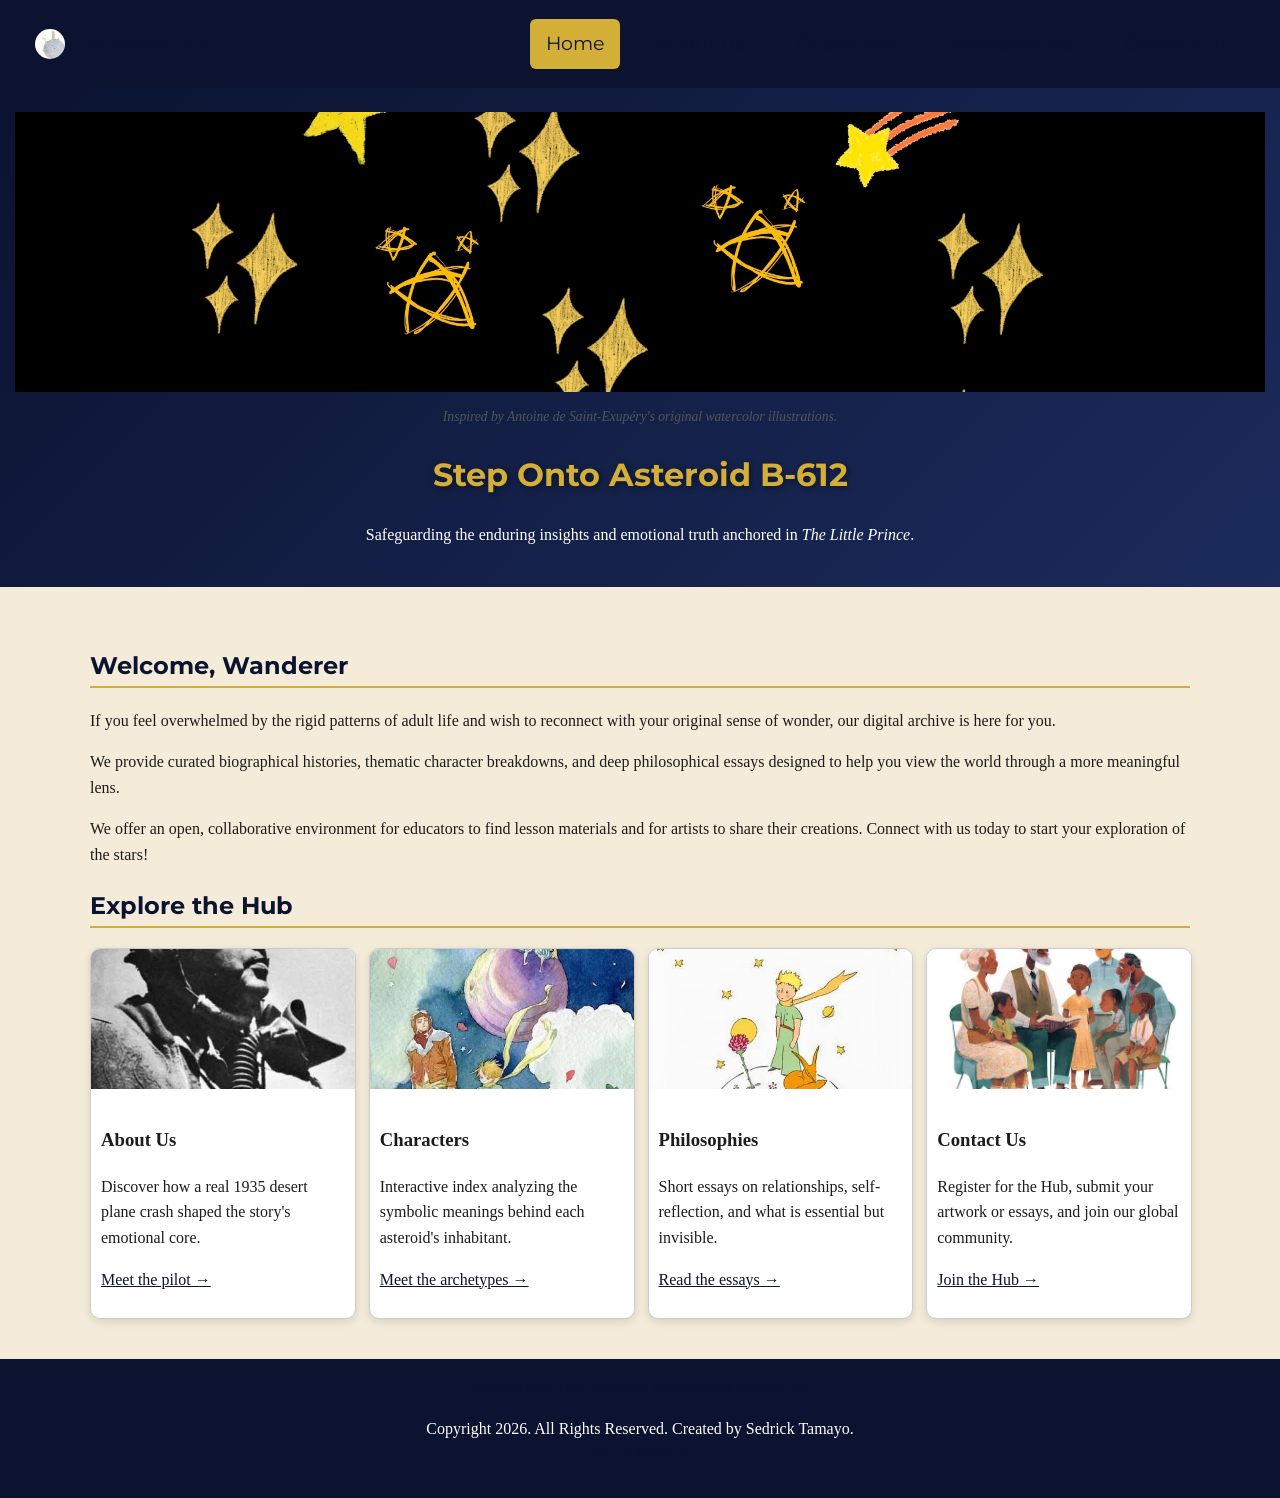
<file: index.html>
<!DOCTYPE html>
<html lang="en">
<head>
  <meta charset="UTF-8">
  <meta name="viewport" content="width=device-width, initial-scale=1.0">
  <title>Asteroid B-612 | The Little Prince Hub</title>
  <meta name="description" content="Asteroid B-612 celebrates the literary legacy of The Little Prince, sharing its timeless philosophical themes with a global community of readers.">
  <link rel="icon" href="images/site-icon-little-prince-asteroid.jpg">
  <link href="https://fonts.googleapis.com/css2?family=Montserrat:wght@400;700&family=Georgia&display=swap" rel="stylesheet">
  <link rel="stylesheet" href="style.css">
</head>
<body>

<header class="site-header">
  <div class="header-inner">
    <a class="brand" href="index.html">
      <img src="images/site-icon-little-prince-asteroid.jpg" alt="Minimalist icon of the little prince standing on his small asteroid">
      Asteroid B-612
    </a>
    <nav class="main-nav">
      <ul>
        <li><a href="index.html" class="active" aria-current="page">Home</a></li>
        <li><a href="about.html">About Us</a></li>
        <li><a href="characters.html">Characters</a></li>
        <li><a href="philosophies.html">Philosophies</a></li>
        <li><a href="contact.html">Contact Us</a></li>
      </ul>
    </nav>
  </div>
</header>

<div class="hero">
  <figure class="hero-figure">
    <img class="hero-image" src="images/asteroid-b612-night-sky3.jpg" alt="The little prince standing on his tiny asteroid beneath a starry night sky">
    <figcaption>Inspired by Antoine de Saint-Exupéry's original watercolor illustrations.</figcaption>
  </figure>
  <div class="hero-text">
    <h1>Step Onto Asteroid B-612</h1>
    <p>Safeguarding the enduring insights and emotional truth anchored in <em>The Little Prince</em>.</p>
  </div>
</div>

<main>
  <section id="welcome">
    <h2>Welcome, Wanderer</h2>
    <p class="lede">If you feel overwhelmed by the rigid patterns of adult life and wish to reconnect with your original sense of wonder, our digital archive is here for you.</p>
    <p>We provide curated biographical histories, thematic character breakdowns, and deep philosophical essays designed to help you view the world through a more meaningful lens.</p>
    <p>We offer an open, collaborative environment for educators to find lesson materials and for artists to share their creations. Connect with us today to start your exploration of the stars!</p>
  </section>

  <section id="explore">
    <h2>Explore the Hub</h2>
    <div class="card-grid">
      <article class="card">
        <img src="images/saint-exupery-portrait.jpeg" alt="Portrait-style illustration representing Antoine de Saint-Exupéry, the pilot and author">
        <div class="card-body">
          <h3>About Us</h3>
          <p>Discover how a real 1935 desert plane crash shaped the story's emotional core.</p>
          <p><a href="about.html">Meet the pilot &rarr;</a></p>
        </div>
      </article>
      
      <article class="card">
        <img src="images/little-prince-king-vain-man.jpg" alt="Illustration of the little prince meeting the archetypal characters on their asteroids">
        <div class="card-body">
          <h3>Characters</h3>
          <p>Interactive index analyzing the symbolic meanings behind each asteroid's inhabitant.</p>
          <p><a href="characters.html">Meet the archetypes &rarr;</a></p>
        </div>
      </article>
      
      <article class="card">
        <img src="images/little-prince-fox-and-rose.jpg" alt="Illustration of the little prince with the fox, representing the story's philosophical themes">
        <div class="card-body">
          <h3>Philosophies</h3>
          <p>Short essays on relationships, self-reflection, and what is essential but invisible.</p>
          <p><a href="philosophies.html">Read the essays &rarr;</a></p>
        </div>
      </article>
      
      <article class="card">
        <img src="images/readers-community-illustration.jpg" alt="Illustration of a community of readers gathered together, symbolizing the Asteroid B-612 fan community">
        <div class="card-body">
          <h3>Contact Us</h3>
          <p>Register for the Hub, submit your artwork or essays, and join our global community.</p>
          <p><a href="contact.html">Join the Hub &rarr;</a></p>
        </div>
      </article>
    </div>
  </section>
</main>

<footer class="site-footer">
  <div class="footer-nav">
    <a href="index.html">Home</a>
    <a href="about.html">About Us</a>
    <a href="characters.html">Characters</a>
    <a href="philosophies.html">Philosophies</a>
    <a href="contact.html">Contact Us</a>
  </div>
  <p>Copyright 2026. All Rights Reserved. Created by Sedrick Tamayo.<br>
  <a href="https://asteroidb612.net">asteroidb612.net</a></p>
</footer>

</body>
</html>
</file>
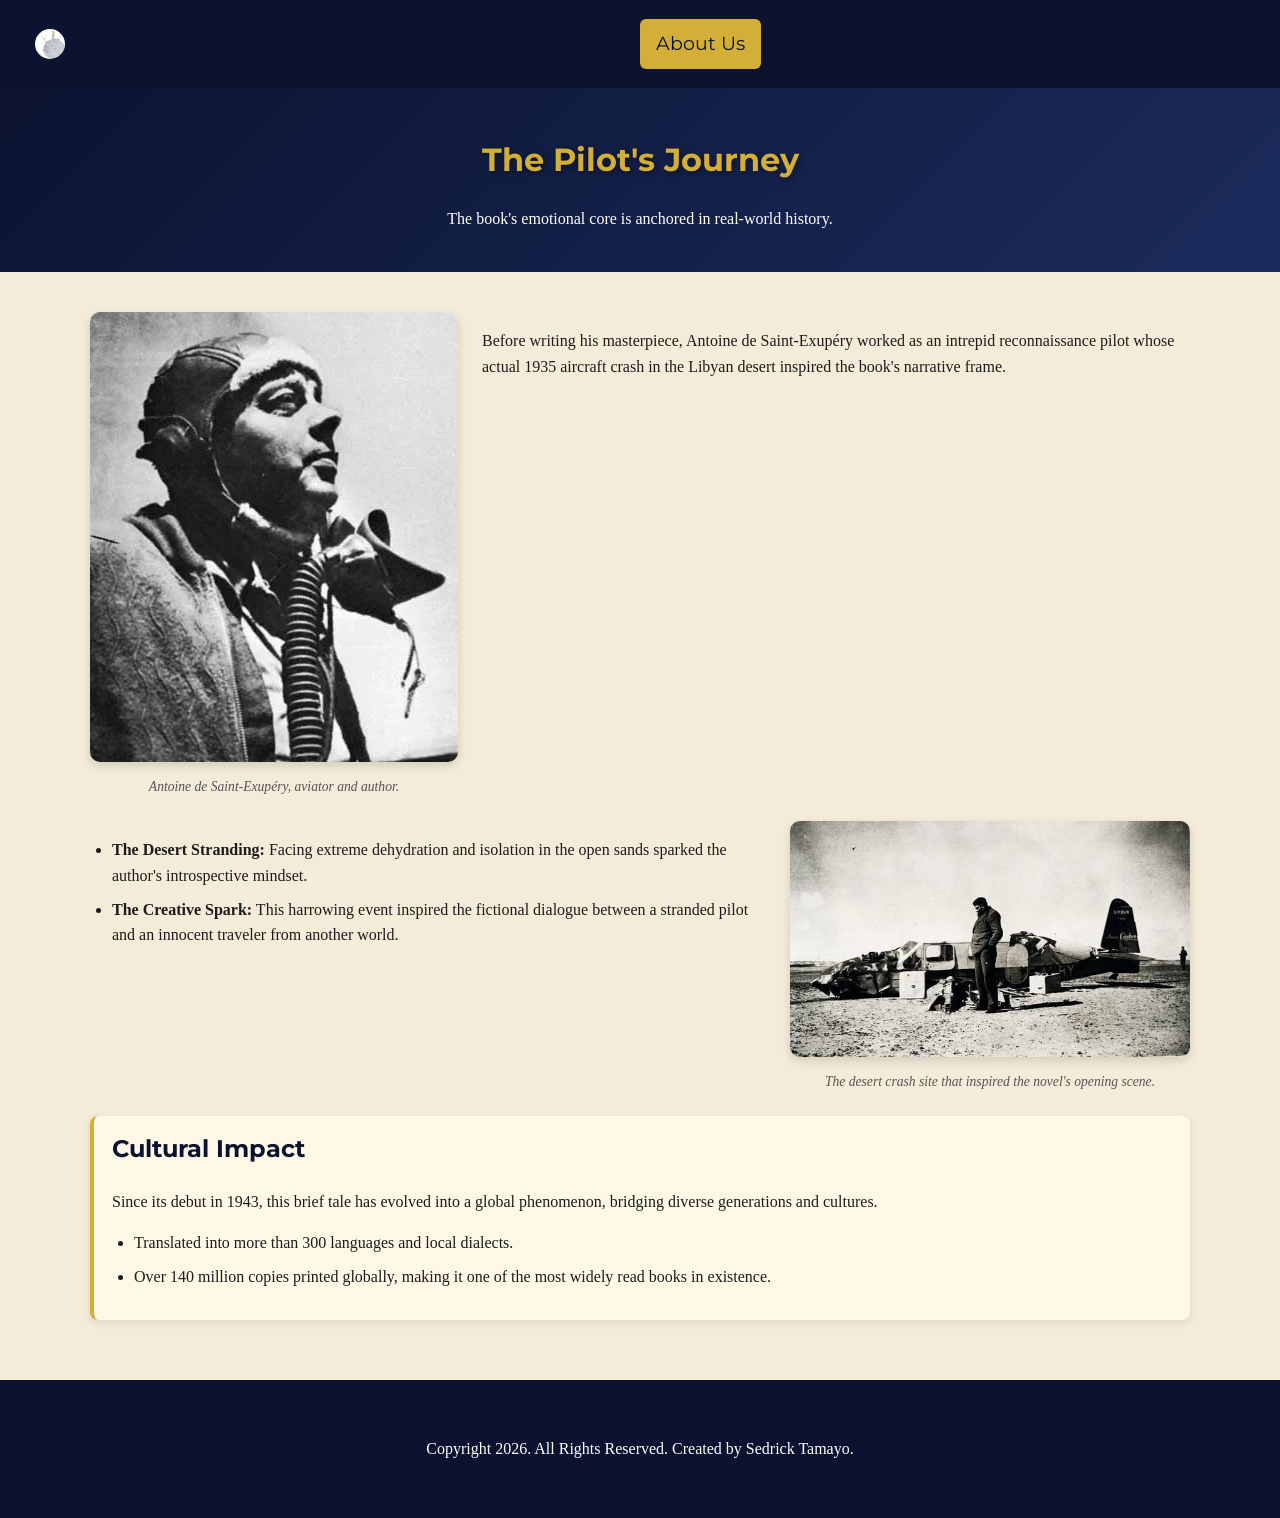
<file: about.html>
<!DOCTYPE html>
<html lang="en">
<head>
<meta charset="UTF-8">
<meta name="viewport" content="width=device-width, initial-scale=1.0">
<title>About Us | Asteroid B-612</title>
<meta name="description" content="The life of Antoine de Saint-Exupéry, connecting his aviation background to the creation of The Little Prince.">
<link rel="icon" href="images/site-icon-little-prince-asteroid.jpg">
<link href="https://fonts.googleapis.com/css2?family=Montserrat:wght@400;700&family=Georgia&display=swap" rel="stylesheet">
<link rel="stylesheet" href="style.css">
</head>
<body>

<header class="site-header">
  <div class="header-inner">
    <a class="brand" href="index.html">
      <img src="images/site-icon-little-prince-asteroid.jpg" alt="Minimalist icon of the little prince standing on his small asteroid">
      Asteroid B-612
    </a>
    <nav class="main-nav">
      <ul>
        <li><a href="index.html">Home</a></li>
        <li><a href="about.html" class="active">About Us</a></li>
        <li><a href="characters.html">Characters</a></li>
        <li><a href="philosophies.html">Philosophies</a></li>
        <li><a href="contact.html">Contact Us</a></li>
      </ul>
    </nav>
  </div>
</header>

<div class="hero page-hero">
  <h1>The Pilot's Journey</h1>
  <p>The book's emotional core is anchored in real-world history.</p>
</div>

<main>
  <section id="pilots-journey">
    <article class="media-block">
      <figure>
        <img src="images/saint-exupery-portrait.jpeg" alt="Illustration representing Antoine de Saint-Exupéry as a reconnaissance pilot">
        <figcaption>Antoine de Saint-Exupéry, aviator and author.</figcaption>
      </figure>
      <div class="media-text">
        <p>Before writing his masterpiece, Antoine de Saint-Exupéry worked as an intrepid reconnaissance pilot whose actual 1935 aircraft crash in the Libyan desert inspired the book's narrative frame.</p>
      </div>
    </article>

    <article class="media-block reverse">
      <figure>
        <img src="images/desert-plane-crash-1930s.jpg" alt="Vintage-style photograph of a small aircraft downed in a vast desert, evoking the 1935 crash">
        <figcaption>The desert crash site that inspired the novel's opening scene.</figcaption>
      </figure>
      <div class="media-text">
        <ul class="styled-list">
          <li><strong>The Desert Stranding:</strong> Facing extreme dehydration and isolation in the open sands sparked the author's introspective mindset.</li>
          <li><strong>The Creative Spark:</strong> This harrowing event inspired the fictional dialogue between a stranded pilot and an innocent traveler from another world.</li>
        </ul>
      </div>
    </article>
  </section>

  <aside id="cultural-impact" class="fact-box">
    <h2>Cultural Impact</h2>
    <p>Since its debut in 1943, this brief tale has evolved into a global phenomenon, bridging diverse generations and cultures.</p>
    <ul class="styled-list">
      <li>Translated into more than 300 languages and local dialects.</li>
      <li>Over 140 million copies printed globally, making it one of the most widely read books in existence.</li>
    </ul>
  </aside>
</main>

<footer class="site-footer">
  <div class="footer-nav">
    <a href="index.html">Home</a>
    <a href="about.html">About Us</a>
    <a href="characters.html">Characters</a>
    <a href="philosophies.html">Philosophies</a>
    <a href="contact.html">Contact Us</a>
  </div>
  <p>Copyright 2026. All Rights Reserved. Created by Sedrick Tamayo.<br>
  <a href="https://asteroidb612.net">asteroidb612.net</a></p>
</footer>

</body>
</html>
</file>
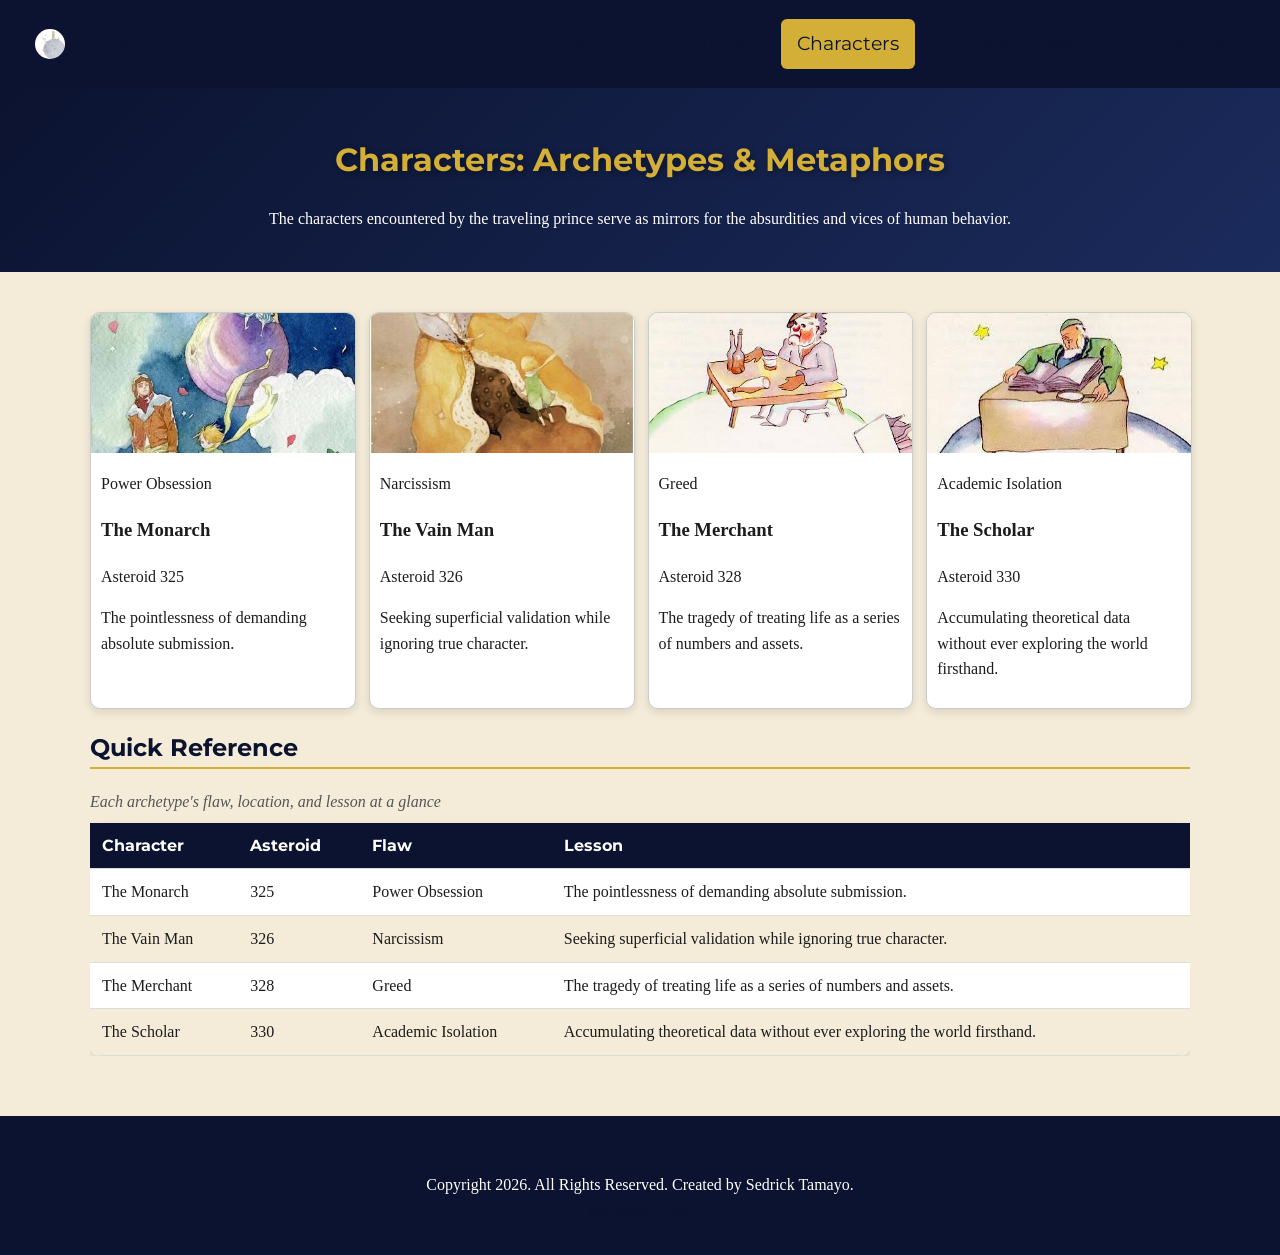
<file: characters.html>
<!DOCTYPE html>
<html lang="en">
<head>
<meta charset="UTF-8">
<meta name="viewport" content="width=device-width, initial-scale=1.0">
<title>Characters | Asteroid B-612</title>
<meta name="description" content="An interactive index analyzing the symbolic meanings behind the unique figures the little prince meets during his travels.">
<link rel="icon" href="images/site-icon-little-prince-asteroid.jpg">
<link href="https://fonts.googleapis.com/css2?family=Montserrat:wght@400;700&family=Georgia&display=swap" rel="stylesheet">
<link rel="stylesheet" href="style.css">
</head>
<body>

<header class="site-header">
  <div class="header-inner">
    <a class="brand" href="index.html">
      <img src="images/site-icon-little-prince-asteroid.jpg" alt="Minimalist icon of the little prince standing on his small asteroid">
      Asteroid B-612
    </a>
    <nav class="main-nav">
      <ul>
        <li><a href="index.html">Home</a></li>
        <li><a href="about.html">About Us</a></li>
        <li><a href="characters.html" class="active">Characters</a></li>
        <li><a href="philosophies.html">Philosophies</a></li>
        <li><a href="contact.html">Contact Us</a></li>
      </ul>
    </nav>
  </div>
</header>

<div class="hero page-hero">
  <h1>Characters: Archetypes &amp; Metaphors</h1>
  <p>The characters encountered by the traveling prince serve as mirrors for the absurdities and vices of human behavior.</p>
</div>

<main>
  <section id="archetype-grid">
    <div class="card-grid">

      <article class="card">
        <img src="images/little-prince-king-vain-man.jpg" alt="Illustration of the Monarch on Asteroid 325, an archetype of power obsession">
        <div class="card-body">
          <span class="flaw-tag">Power Obsession</span>
          <h3>The Monarch</h3> 
          <p class="location-tag">Asteroid 325</p>
          <p>The pointlessness of demanding absolute submission.</p>
        </div>
      </article>

      <article class="card">
        <img src="images/little-prince-vain-man-illustration.jpg" alt="Illustration of the Vain Man on Asteroid 326, an archetype of narcissism">
        <div class="card-body">
          <span class="flaw-tag">Narcissism</span>
          <h3>The Vain Man</h3>
          <p class="location-tag">Asteroid 326</p>
          <p>Seeking superficial validation while ignoring true character.</p>
        </div>
      </article>

      <article class="card">
        <img src="images/little-prince-merchant-illustration.jpg" alt="Illustration of the Merchant on Asteroid 328, an archetype of greed">
        <div class="card-body">
          <span class="flaw-tag">Greed</span>
          <h3>The Merchant</h3>
          <p class="location-tag">Asteroid 328</p>
          <p>The tragedy of treating life as a series of numbers and assets.</p>
        </div>
      </article>

      <article class="card">
        <img src="images/little-prince-scholar-illustration.jpg" alt="Illustration of the Scholar on Asteroid 330, an archetype of academic isolation">
        <div class="card-body">
          <span class="flaw-tag">Academic Isolation</span>
          <h3>The Scholar</h3>
          <p class="location-tag">Asteroid 330</p>
          <p>Accumulating theoretical data without ever exploring the world firsthand.</p>
        </div>
      </article>

    </div>

    <aside class="ambience-note">&#9835; Soft, instrumental music plays in the background of this section.</aside>
  </section>

  <section id="quick-reference">
    <h2>Quick Reference</h2>
    <div class="table-scroll">
      <table>
        <caption>Each archetype's flaw, location, and lesson at a glance</caption>
        <thead>
          <tr>
            <th scope="col">Character</th>
            <th scope="col">Asteroid</th>
            <th scope="col">Flaw</th>
            <th scope="col">Lesson</th>
          </tr>
        </thead>
        <tbody>
          <tr>
            <td>The Monarch</td>
            <td>325</td>
            <td>Power Obsession</td>
            <td>The pointlessness of demanding absolute submission.</td>
          </tr>
          <tr>
            <td>The Vain Man</td>
            <td>326</td>
            <td>Narcissism</td>
            <td>Seeking superficial validation while ignoring true character.</td>
          </tr>
          <tr>
            <td>The Merchant</td>
            <td>328</td>
            <td>Greed</td>
            <td>The tragedy of treating life as a series of numbers and assets.</td>
          </tr>
          <tr>
            <td>The Scholar</td>
            <td>330</td>
            <td>Academic Isolation</td>
            <td>Accumulating theoretical data without ever exploring the world firsthand.</td>
          </tr>
        </tbody>
      </table>
    </div>
  </section>
</main>

<footer class="site-footer">
  <div class="footer-nav">
    <a href="index.html">Home</a>
    <a href="about.html">About Us</a>
    <a href="characters.html">Characters</a>
    <a href="philosophies.html">Philosophies</a>
    <a href="contact.html">Contact Us</a>
  </div>
  <p>Copyright 2026. All Rights Reserved. Created by Sedrick Tamayo.<br>
  <a href="https://asteroidb612.net">asteroidb612.net</a></p>
</footer>

</body>
</html>
</file>
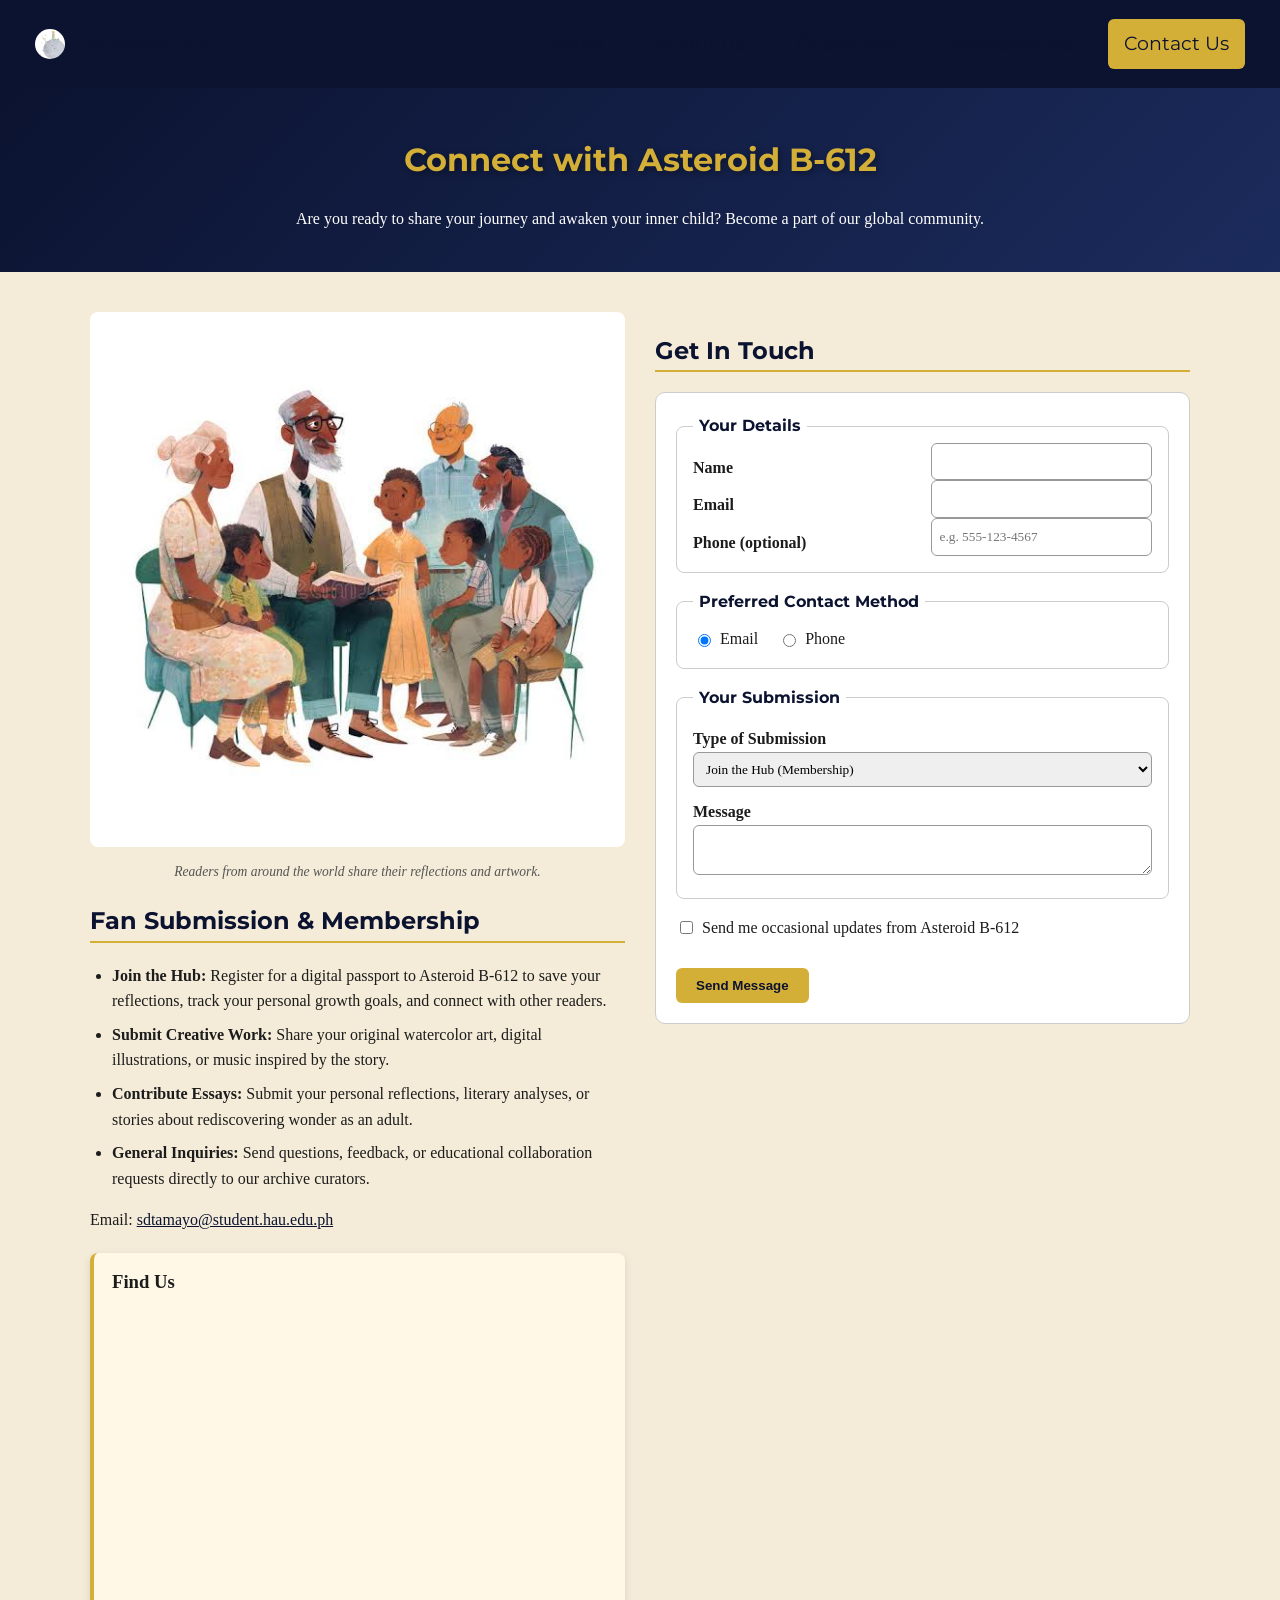
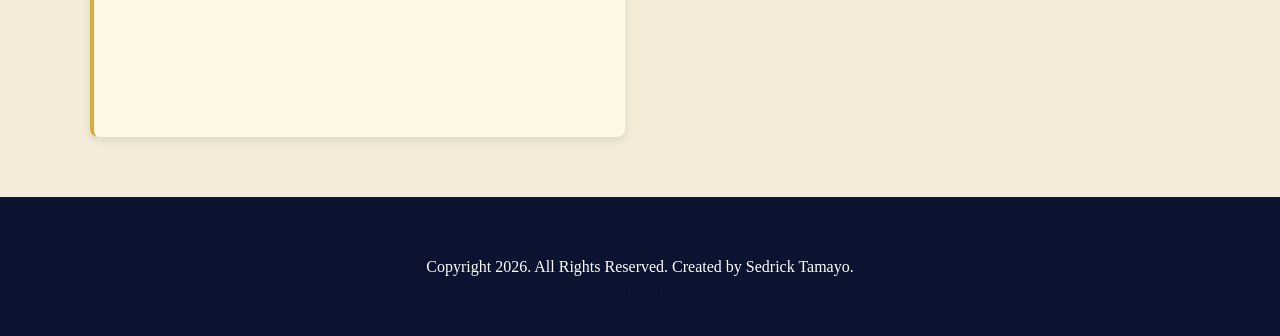
<file: contact.html>
<!DOCTYPE html>
<html lang="en">
<head>
  <meta charset="UTF-8">
  <meta name="viewport" content="width=device-width, initial-scale=1.0">
  <title>Contact Us | Asteroid B-612</title>
  <meta name="description" content="Community registration and contact form where fans can submit original artwork, share essays, or send inquiries.">
  <link rel="icon" href="images/site-icon-little-prince-asteroid.jpg">
  <link href="https://fonts.googleapis.com/css2?family=Montserrat:wght@400;700&family=Georgia&display=swap" rel="stylesheet">
  <link rel="stylesheet" href="style.css">
</head>
<body>

<header class="site-header">
  <div class="header-inner">
    <a class="brand" href="index.html">
      <img src="images/site-icon-little-prince-asteroid.jpg" alt="Minimalist icon of the little prince standing on his small asteroid">
      Asteroid B-612
    </a>
    <nav class="main-nav">
      <ul>
        <li><a href="index.html">Home</a></li>
        <li><a href="about.html">About Us</a></li>
        <li><a href="characters.html">Characters</a></li>
        <li><a href="philosophies.html">Philosophies</a></li>
        <li><a href="contact.html" class="active" aria-current="page">Contact Us</a></li>
      </ul>
    </nav>
  </div>
</header>

<div class="hero page-hero">
  <h1>Connect with Asteroid B-612</h1>
  <p>Are you ready to share your journey and awaken your inner child? Become a part of our global community.</p>
</div>

<main>
  <section id="community">
    <div class="contact-info-grid">
      <article>
        <figure>
          <img src="images/readers-community-illustration.jpg" alt="Illustration of a community of readers gathered together, symbolizing the Asteroid B-612 fan community">
          <figcaption>Readers from around the world share their reflections and artwork.</figcaption>
        </figure>
        <h2>Fan Submission &amp; Membership</h2>
        <ul class="styled-list">
          <li><strong>Join the Hub:</strong> Register for a digital passport to Asteroid B-612 to save your reflections, track your personal growth goals, and connect with other readers.</li>
          <li><strong>Submit Creative Work:</strong> Share your original watercolor art, digital illustrations, or music inspired by the story.</li>
          <li><strong>Contribute Essays:</strong> Submit your personal reflections, literary analyses, or stories about rediscovering wonder as an adult.</li>
          <li><strong>General Inquiries:</strong> Send questions, feedback, or educational collaboration requests directly to our archive curators.</li>
        </ul>
        <p>Email: <a href="mailto:sdtamayo@student.hau.edu.ph">sdtamayo@student.hau.edu.ph</a></p>
        
        <aside class="map-container">
          <h3>Find Us</h3>
          <iframe src="https://www.google.com/maps/embed?pb=!1m18!1m12!1m3!1d3851.4597019685684!2d120.590011!3d15.133078!2m3!1f0!2f0!3f0!3m2!1i1024!2i768!4f13.1!3m3!1m2!1s0x3396f24ec2f5a1f9%3A0x5e0af8a6aaab2282!2sHoly%20Angel%20University!5e0!3m2!1sen!2sph!4v1783954591268!5m2!1sen!2sph" 
          width="600" height="450" style="border:0;" 
          allowfullscreen="" 
          loading="lazy" referrerpolicy="strict-origin-when-cross-origin"></iframe>
        </aside>
      </article>

      <article>
        <h2>Get In Touch</h2>
        <form class="contact-form" action="#" method="post">
          <fieldset class="two-col">
            <legend>Your Details</legend>

            <label for="name">Name</label>
            <input type="text" id="name" name="name" required>

            <label for="email">Email</label>
            <input type="email" id="email" name="email" required>

            <label for="phone">Phone (optional)</label>
            <input type="tel" id="phone" name="phone" placeholder="e.g. 555-123-4567">
          </fieldset>

          <fieldset>
            <legend>Preferred Contact Method</legend>
            <div class="radio-group">
              <label><input type="radio" name="preferred-contact" value="email" checked> Email</label>
              <label><input type="radio" name="preferred-contact" value="phone"> Phone</label>
            </div>
          </fieldset>

          <fieldset>
            <legend>Your Submission</legend>

            <label for="submission-type">Type of Submission</label>
            <select id="submission-type" name="submission-type">
              <option value="membership">Join the Hub (Membership)</option>
              <option value="artwork">Submit Creative Work</option>
              <option value="essay">Contribute an Essay</option>
              <option value="inquiry">General Inquiry</option>
            </select>

            <label for="message">Message</label>
            <textarea id="message" name="message" required></textarea>
          </fieldset>

          <label class="checkbox-label">
            <input type="checkbox" name="newsletter" value="yes">
            Send me occasional updates from Asteroid B-612
          </label>

          <button type="submit">Send Message</button>
        </form>
      </article>
    </div>
  </section>
</main>

<footer class="site-footer">
  <div class="footer-nav">
    <a href="index.html">Home</a>
    <a href="about.html">About Us</a>
    <a href="characters.html">Characters</a>
    <a href="philosophies.html">Philosophies</a>
    <a href="contact.html">Contact Us</a>
  </div>
  <p>Copyright 2026. All Rights Reserved. Created by Sedrick Tamayo.<br>
  <a href="https://asteroidb612.net">asteroidb612.net</a></p>
</footer>

</body>
</html>
</file>
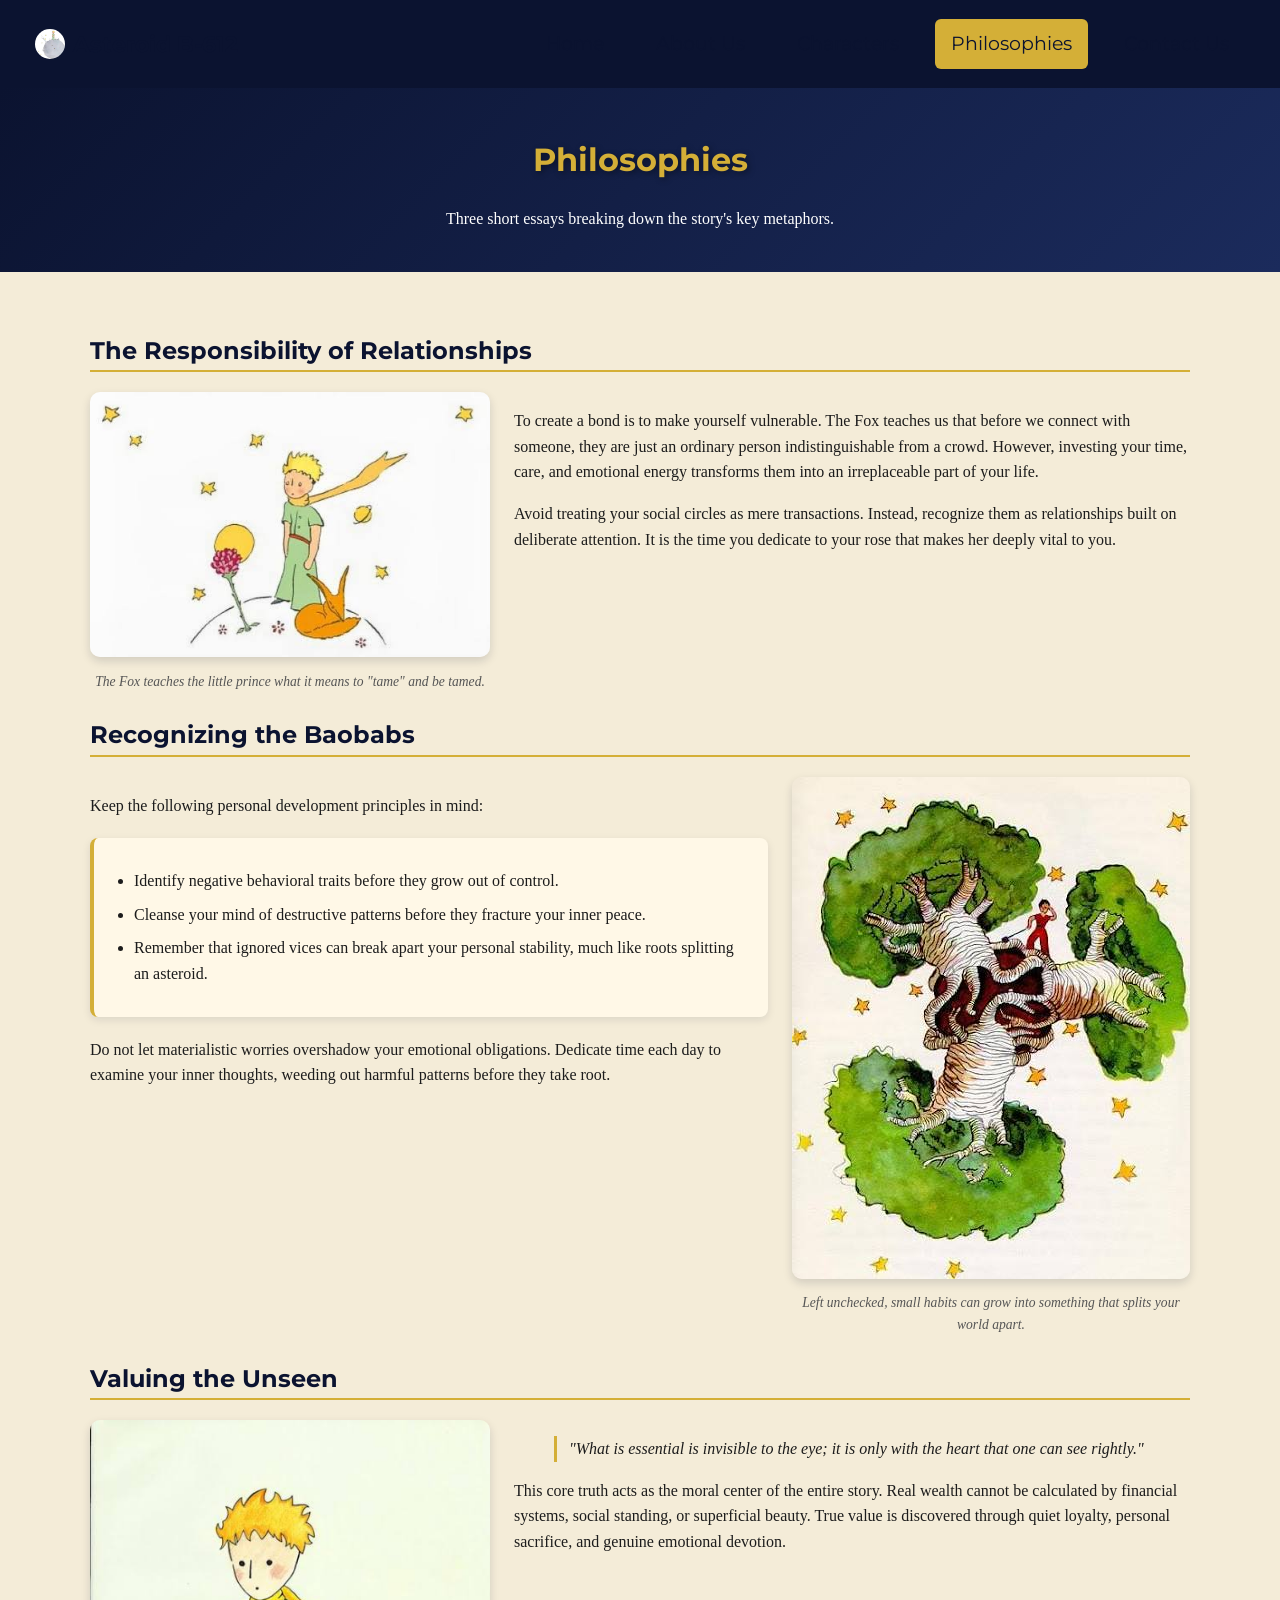
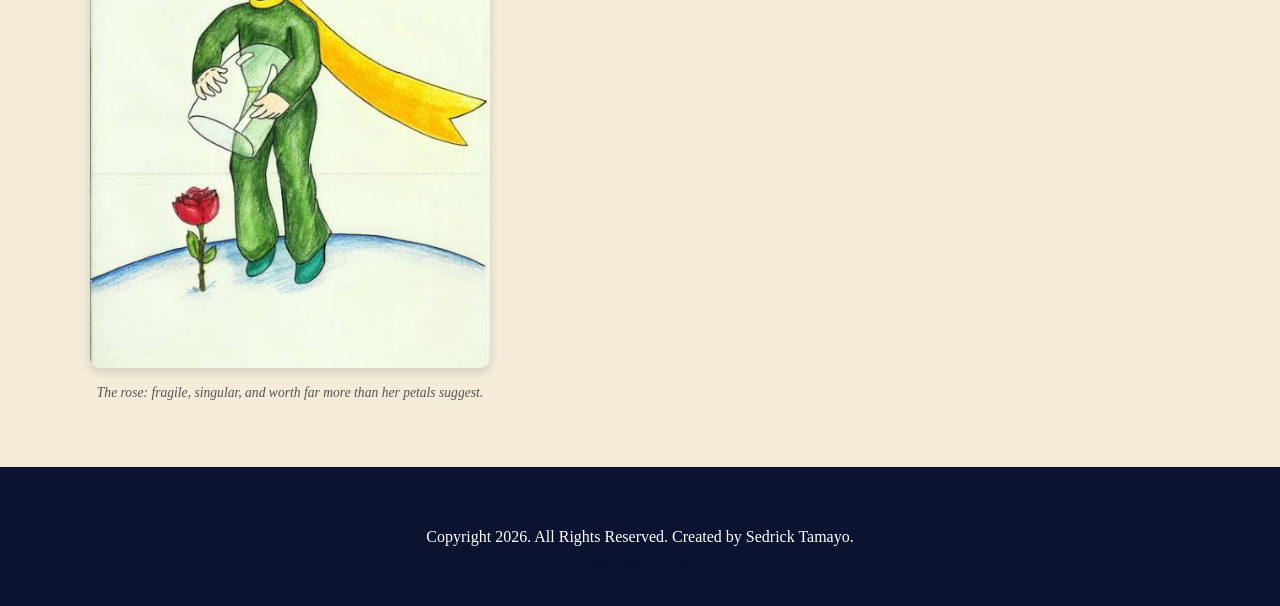
<file: philosophies.html>
<!DOCTYPE html>
<html lang="en">
<head>
<meta charset="UTF-8">
<meta name="viewport" content="width=device-width, initial-scale=1.0">
<title>Philosophies | Asteroid B-612</title>
<meta name="description" content="Key metaphors from The Little Prince, focusing on accountability, emotional bonds, and vanity.">
<link rel="icon" href="images/site-icon-little-prince-asteroid.jpg">
<link href="https://fonts.googleapis.com/css2?family=Montserrat:wght@400;700&family=Georgia&display=swap" rel="stylesheet">
<link rel="stylesheet" href="style.css">
</head>
<body>

<header class="site-header">
  <div class="header-inner">
    <a class="brand" href="index.html">
      <img src="images/site-icon-little-prince-asteroid.jpg" alt="Minimalist icon of the little prince standing on his small asteroid">
      Asteroid B-612
    </a>
    <nav class="main-nav">
      <ul>
        <li><a href="index.html">Home</a></li>
        <li><a href="about.html">About Us</a></li>
        <li><a href="characters.html">Characters</a></li>
        <li><a href="philosophies.html" class="active">Philosophies</a></li>
        <li><a href="contact.html">Contact Us</a></li>
      </ul>
    </nav>
  </div>
</header>

<div class="hero page-hero">
  <h1>Philosophies</h1>
  <p>Three short essays breaking down the story's key metaphors.</p>
</div>

<main>

  <section id="responsibility-of-relationships">
    <h2>The Responsibility of Relationships</h2>
    <article class="media-block">
      <figure>
        <img src="images/little-prince-fox-and-rose.jpg" alt="Illustration of the little prince with the fox, symbolizing the responsibility of relationships">
        <figcaption>The Fox teaches the little prince what it means to "tame" and be tamed.</figcaption>
      </figure>
      <div class="media-text">
        <p>To create a bond is to make yourself vulnerable. The Fox teaches us that before we connect with someone, they are just an ordinary person indistinguishable from a crowd. However, investing your time, care, and emotional energy transforms them into an irreplaceable part of your life.</p>
        <p>Avoid treating your social circles as mere transactions. Instead, recognize them as relationships built on deliberate attention. It is the time you dedicate to your rose that makes her deeply vital to you.</p>
      </div>
    </article>
  </section>

  <section id="recognizing-the-baobabs">
    <h2>Recognizing the Baobabs</h2>
    <article class="media-block reverse">
      <figure>
        <img src="images/baobab-trees-silhouette.jpg" alt="Silhouette illustration of baobab trees at twilight, symbolizing unchecked negative habits">
        <figcaption>Left unchecked, small habits can grow into something that splits your world apart.</figcaption>
      </figure>
      <div class="media-text">
        <p>Keep the following personal development principles in mind:</p>
        <aside class="tip-box">
          <ul class="styled-list">
            <li>Identify negative behavioral traits before they grow out of control.</li>
            <li>Cleanse your mind of destructive patterns before they fracture your inner peace.</li>
            <li>Remember that ignored vices can break apart your personal stability, much like roots splitting an asteroid.</li>
          </ul>
        </aside>
        <p>Do not let materialistic worries overshadow your emotional obligations. Dedicate time each day to examine your inner thoughts, weeding out harmful patterns before they take root.</p>
      </div>
    </article>
  </section>

  <section id="valuing-the-unseen">
    <h2>Valuing the Unseen</h2>
    <article class="media-block">
      <figure>
        <img src="images/little-prince-rose-illustration.jpg" alt="Illustration of the little prince's rose, symbolizing what is essential but invisible to the eye">
        <figcaption>The rose: fragile, singular, and worth far more than her petals suggest.</figcaption>
      </figure>
      <div class="media-text">
        <blockquote>"What is essential is invisible to the eye; it is only with the heart that one can see rightly."</blockquote>
        <p>This core truth acts as the moral center of the entire story. Real wealth cannot be calculated by financial systems, social standing, or superficial beauty. True value is discovered through quiet loyalty, personal sacrifice, and genuine emotional devotion.</p>
      </div>
    </article>
  </section>

</main>

<footer class="site-footer">
  <div class="footer-nav">
    <a href="index.html">Home</a>
    <a href="about.html">About Us</a>
    <a href="characters.html">Characters</a>
    <a href="philosophies.html">Philosophies</a>
    <a href="contact.html">Contact Us</a>
  </div>
  <p>Copyright 2026. All Rights Reserved. Created by Sedrick Tamayo.<br>
  <a href="https://asteroidb612.net">asteroidb612.net</a></p>
</footer>

</body>
</html>
</file>
<file: style.css>
body {
  margin: 0;
  background-color: #f4ecd8;
  color: #1c1c1c;
  font-family: 'Georgia', serif;
  line-height: 1.6;
}

img {
  max-width: 100%;
  border-radius: 8px;
}

figure {
  margin: 0;
}

figcaption {
  font-size: 0.85rem;
  font-style: italic;
  color: #555;
  margin-top: 6px;
  text-align: center;
}

aside {
  background: #fff8e7;
  border-left: 4px solid #d4af37;
  border-radius: 8px;
  padding: 14px 18px;
  margin: 20px 0;
  box-shadow: 0 3px 8px rgba(11, 19, 48, 0.1);
}

aside h2,
aside h3 {
  margin-top: 0;
  border-bottom: none;
}

.ambience-note {
  display: block;
  font-style: italic;
  color: #555;
  text-align: center;
}

a:link {
  color: #0b1330;
}

a:visited {
  color: #4a3f7a;
}

a:hover {
  color: #b8952e;
}

a:active {
  color: #d4af37;
}

header, footer {
  background-color: #0b1330;
  color: white;
  padding: 15px;
  text-align: center;
}

.site-header {
  position: sticky;
  top: 0;
  z-index: 100;
  box-shadow: 0 2px 6px rgba(0, 0, 0, 0.25);
}

.header-inner {
  display: flex;
  flex-direction: column;
  align-items: center;
  gap: 10px;
}

.brand {
  display: inline-flex;
  align-items: center;
  gap: 8px;
  color: #d4af37;
  font-family: 'Montserrat', sans-serif;
  font-size: 22px;
  font-weight: bold;
  text-decoration: none;
}

.brand img {
  width: 30px;
  height: 30px;
  border-radius: 50%;
}

nav ul {
  list-style: none;
  margin: 0;
  padding: 0;
  display: flex;
  flex-direction: column;
  align-items: center;
  gap: 4px;
  width: 100%;
}

nav li {
  margin: 0;
  width: 100%;
  text-align: center;
}

nav a {
  display: block;
  color: white;
  text-decoration: none;
  font-family: 'Montserrat', sans-serif;
  font-size: 18px;
  padding: 10px 12px;
  border-radius: 6px;
}

nav a:hover,
nav a:focus,
nav a.active {
  color: #0b1330;
  background-color: #d4af37;
  text-decoration: none;
}

.hero {
  background: linear-gradient(135deg, #0b1330 0%, #1b2b5c 100%);
  color: white;
  text-align: center;
  padding: 24px 15px;
}

.hero-image {
  width: 100%;
  max-height: 200px;
  object-fit: cover;
  border-radius: 0;
}

.hero h1 {
  color: #d4af37;
  font-family: 'Montserrat', sans-serif;
  text-shadow: 2px 2px 6px rgba(0, 0, 0, 0.4);
}

main {
  max-width: 900px;
  margin: 0 auto;
  padding: 20px 15px;
}

h2 {
  color: #0b1330;
  font-family: 'Montserrat', sans-serif;
  border-bottom: 2px solid #d4af37;
}

.table-scroll {
  overflow-x: auto;
  margin: 20px 0;
}

table {
  width: 100%;
  min-width: 480px;
  border-collapse: collapse;
  background: white;
  border-radius: 10px;
  overflow: hidden;
  box-shadow: 0 3px 8px rgba(11, 19, 48, 0.12);
}

caption {
  caption-side: top;
  text-align: left;
  font-style: italic;
  color: #555;
  margin-bottom: 8px;
}

th, td {
  padding: 10px 12px;
  text-align: left;
  border-bottom: 1px solid #ddd;
}

thead th {
  background-color: #0b1330;
  color: white;
  font-family: 'Montserrat', sans-serif;
}

tbody tr:nth-child(even) {
  background-color: #f4ecd8;
}

tbody tr:hover {
  background-color: #fff3d6;
}

.card-grid {
  display: grid;
  grid-template-columns: 1fr;
  gap: 15px;
}

.card {
  background: white;
  border: 1px solid #ccc;
  border-radius: 10px;
  overflow: hidden;
  width: 100%;
  box-shadow: 0 3px 8px rgba(11, 19, 48, 0.12);
  transition: transform 0.2s ease, box-shadow 0.2s ease;
}

.card:hover,
.card:focus-within {
  transform: translateY(-4px);
  box-shadow: 0 6px 14px rgba(11, 19, 48, 0.2);
}

.card img {
  width: 100%;
  height: 140px;
  object-fit: cover;
  border-radius: 0;
  opacity: 1;
  transition: opacity 0.2s ease;
}

.card:hover img,
.card:focus-within img {
  opacity: 0.85;
}

.card-body {
  padding: 10px;
}

.media-block {
  display: flex;
  flex-direction: column;
  gap: 12px;
  margin-bottom: 24px;
}

.media-block img {
  max-width: 100%;
  margin-bottom: 0;
  border-radius: 10px;
  box-shadow: 0 4px 10px rgba(11, 19, 48, 0.15);
}

blockquote {
  font-style: italic;
  border-left: 3px solid #d4af37;
  padding-left: 12px;
}

form {
  background: white;
  border: 1px solid #ccc;
  border-radius: 10px;
  padding: 20px;
  max-width: 500px;
}

fieldset {
  border: 1px solid #ccc;
  border-radius: 8px;
  padding: 4px 16px 16px;
  margin: 0 0 16px;
}

legend {
  font-family: 'Montserrat', sans-serif;
  font-weight: bold;
  color: #0b1330;
  padding: 0 6px;
}

.radio-group {
  display: flex;
  flex-wrap: wrap;
  gap: 8px 20px;
  margin-top: 8px;
}

.radio-group label,
.checkbox-label {
  display: flex;
  align-items: center;
  gap: 6px;
  font-weight: normal;
  margin-top: 0;
}

.radio-group input,
.checkbox-label input {
  width: auto;
}

.checkbox-label {
  margin: 4px 0 12px;
}

label {
  display: block;
  margin-top: 12px;
  font-weight: bold;
}

input, select, textarea {
  width: 100%;
  padding: 8px;
  border: 1px solid #999;
  border-radius: 6px;
  font-family: 'Georgia', serif;
  box-sizing: border-box;
}

button {
  margin-top: 15px;
  background: #d4af37;
  color: #0b1330;
  border: none;
  border-radius: 6px;
  padding: 10px 20px;
  font-weight: bold;
  cursor: pointer;
}

button:hover,
button:focus {
  background-color: #b8952e;
}

.contact-info-grid {
  display: grid;
  grid-template-columns: 1fr;
  gap: 30px;
}

.map-container iframe {
  width: 100%;
  height: 300px;
  border-radius: 8px;
}

.tel-link {
  display: inline-block;
  background-color: #d4af37;
  color: #0b1330;
  font-weight: bold;
  padding: 10px 16px;
  border-radius: 6px;
  text-decoration: none;
  margin-top: 8px;
}

.tel-link:hover,
.tel-link:focus {
  background-color: #b8952e;
}

@media (min-width: 600px) {

  .ambience-note {
    display: none;
  }

  .site-header {
    position: static;
    box-shadow: none;
  }

  .header-inner {
    flex-direction: row;
    justify-content: space-between;
  }

  nav ul {
    flex-direction: row;
    width: auto;
    gap: 10px;
  }

  nav li {
    width: auto;
  }

  .hero-image {
    max-height: 280px;
  }

  .card-grid {
    grid-template-columns: repeat(2, 1fr);
  }

  .media-block {
    flex-direction: row;
    align-items: flex-start;
    gap: 24px;
  }

  .media-block img {
    max-width: 400px;
    flex-shrink: 0;
  }

  .media-block.reverse {
    flex-direction: row-reverse;
  }

  main .styled-list {
    padding-left: 22px;
  }

  main .styled-list li {
    margin-bottom: 8px;
  }

  .contact-info-grid {
    grid-template-columns: 1fr 1fr;
    align-items: start;
  }

  .map-container iframe {
    height: 350px;
  }

  fieldset.two-col {
    display: grid;
    grid-template-columns: 1fr 1fr;
    gap: 0 16px;
  }

  fieldset.two-col legend {
    grid-column: 1 / -1;
  }

  .tel-link {
    padding: 8px 14px;
  }
}

@media (min-width: 1024px) {

  .header-inner {
    padding: 4px 20px;
  }

  nav ul {
    gap: 20px;
  }

  nav a {
    font-size: 19px;
    padding: 10px 16px;
  }

  main {
    max-width: 1100px;
    padding: 40px 20px;
  }

  .card-grid {
    grid-template-columns: repeat(4, 1fr);
  }

  form {
    max-width: 100%;
  }

  .map-container iframe {
    height: 400px;
  }
}

@media (min-width: 1400px) {
  main {
    max-width: 1300px;
  }

  .card-grid {
    gap: 25px;
  }
}

@media print {
  .site-header,
  .site-footer,
  .contact-form,
  .map-container,
  .tel-link {
    display: none;
  }

  body {
    background: white;
    color: black;
  }

  .hero {
    background: none;
    color: black;
  }

  a {
    color: black;
    text-decoration: underline;
  }
}
</file>
